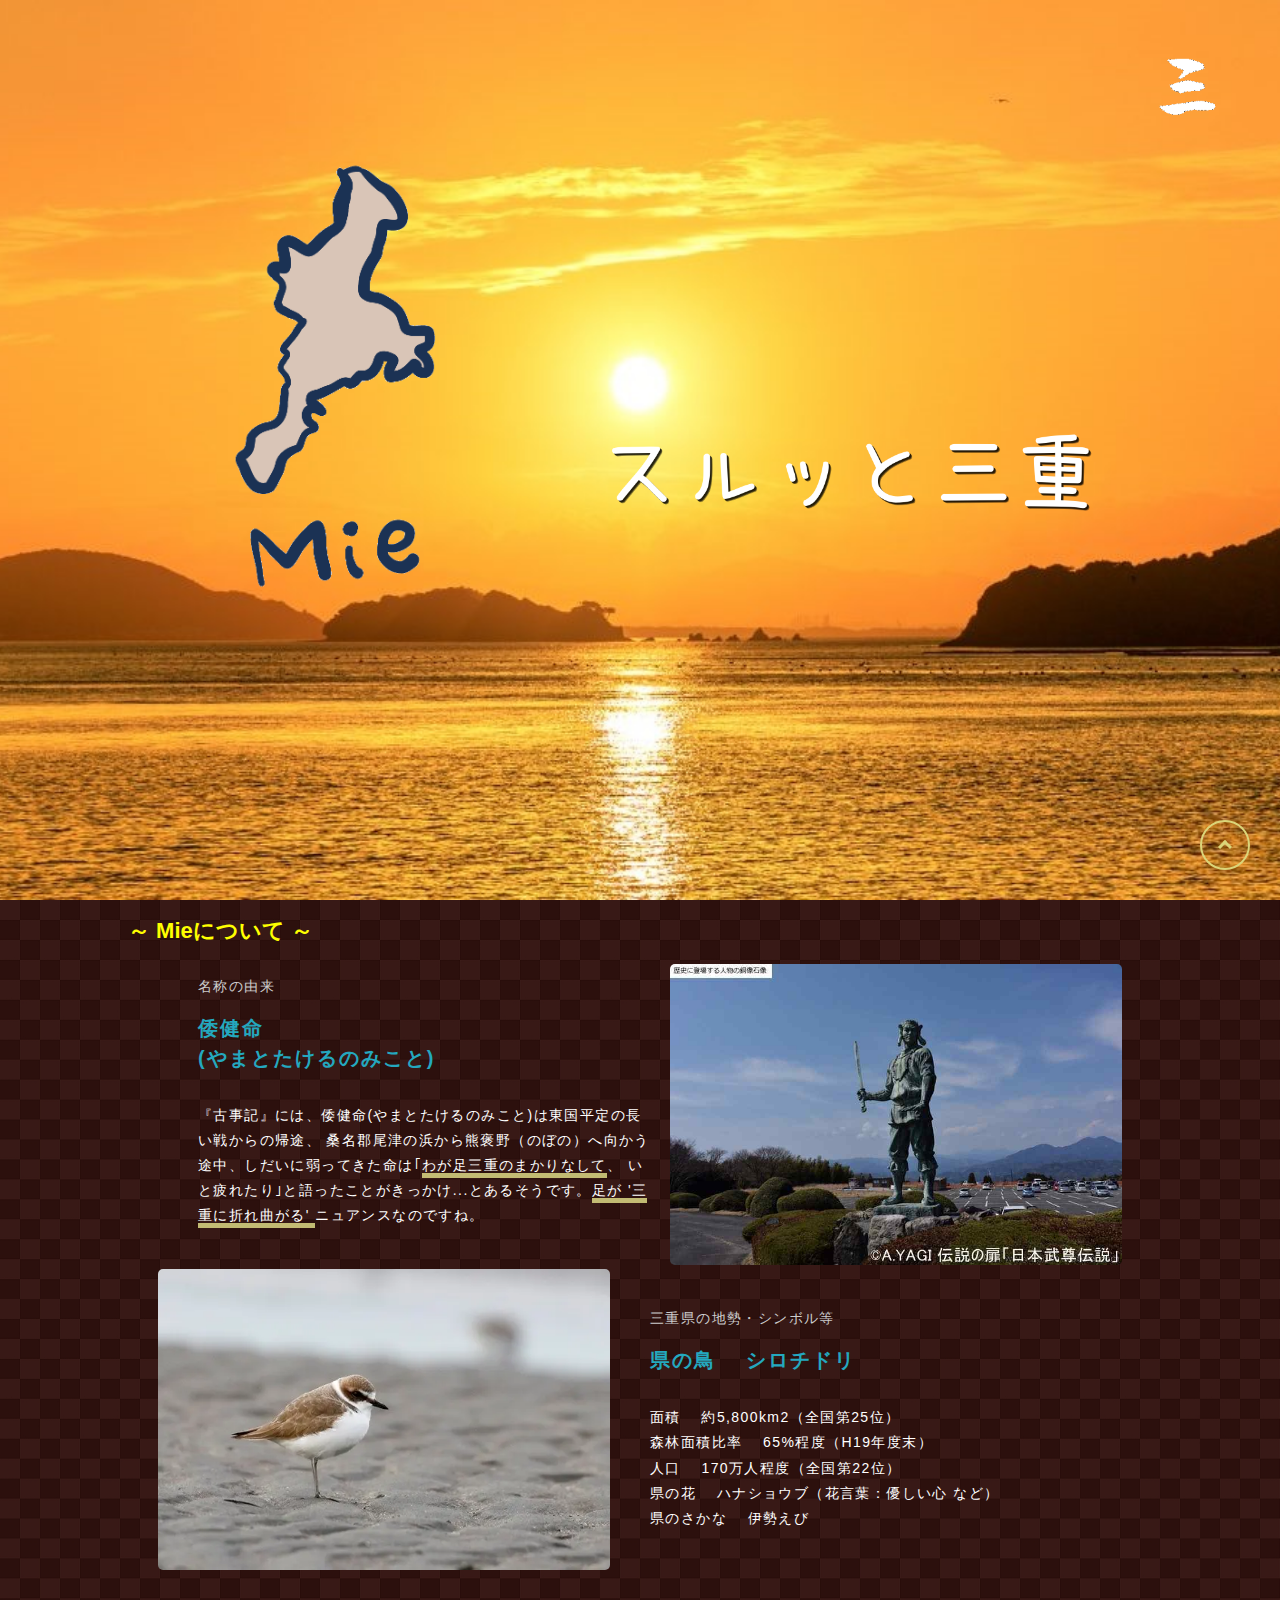
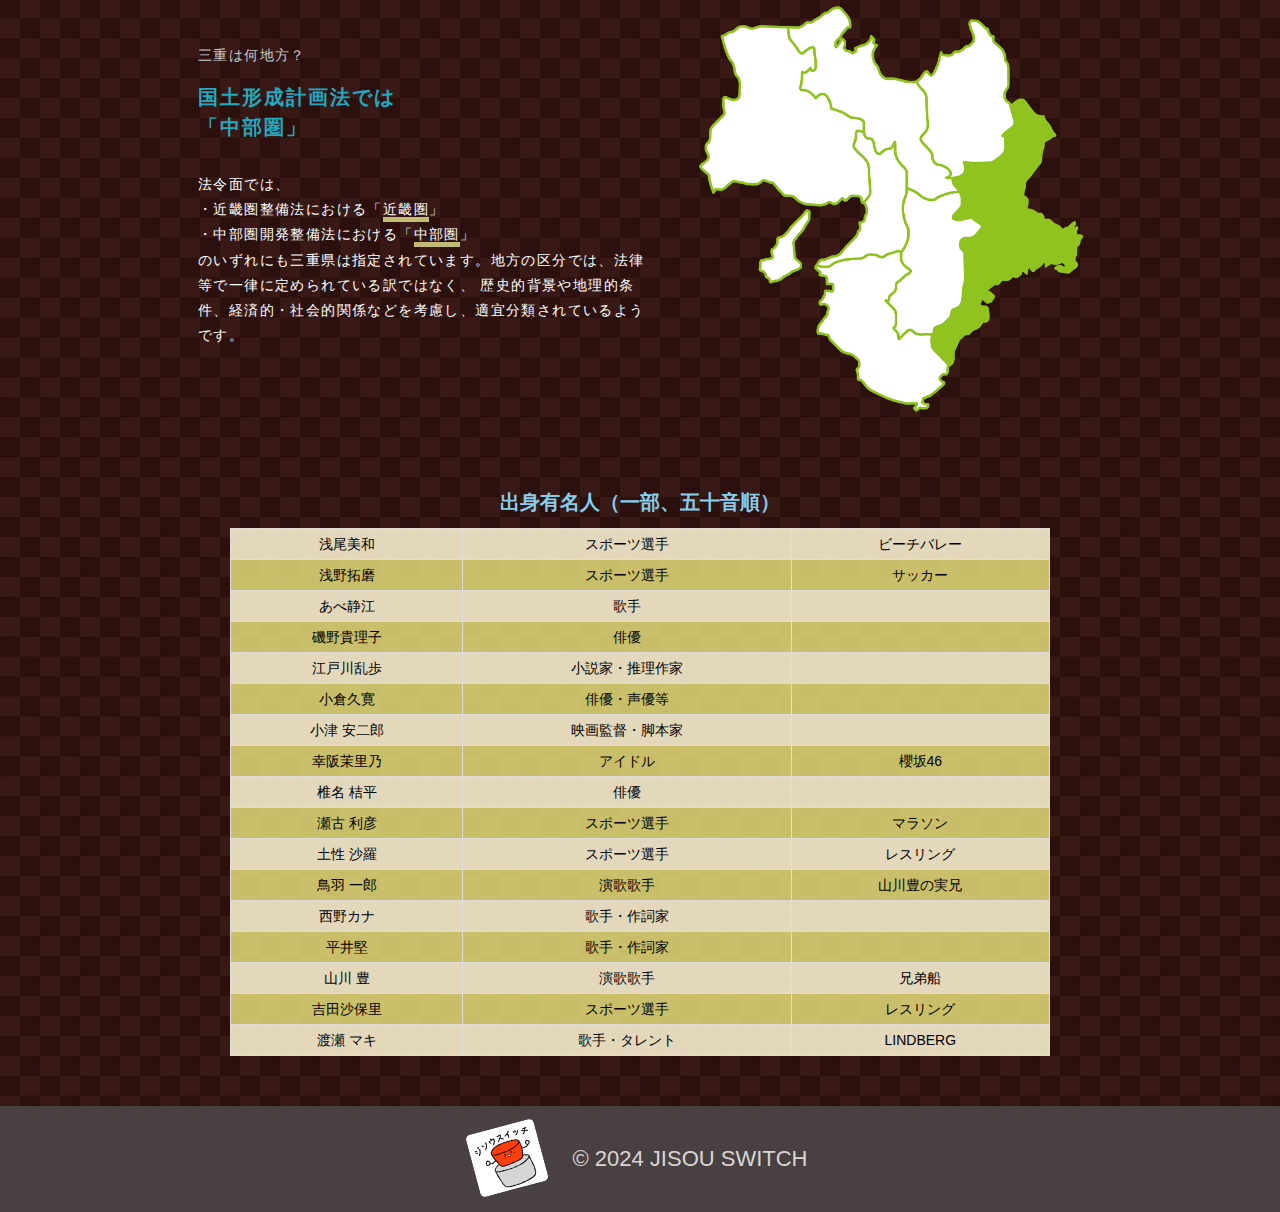
<file: index.html>
<!DOCTYPE html>
<html lang="ja">
<head>
  <meta charset="utf-8">
  <meta name="viewport" content="width=device-width,initial-scale=1">
  <title>好きなことの紹介ページ</title>
  <link rel="stylesheet" href="css/reset.css" />
  <link rel="stylesheet" href="css/style.css" />
  <link rel="icon" type="image/png" href="images/favicon_mie.png" />
  <script src="js/main.js"></script>
</head>

<body>
  <header class="home-header">
    <!--ハンバーガーメニュー-->
    <div class="menu-container">
      <button class="menu-btn" onmouseenter="showMenuOnHover()" onmouseleave="hideMenuOnHover()">
        <img src="images/menulogo.png" alt="Menu Icon">
      </button>
      <div class="menu-items" id="menuItems" style="display: none;">
        <ul class="menu-list">
          <li><a href="#aboutmie">三重県の概要</a></li>
          <li><a href="http://localhost/kadai_segi0313/greens.php">自然</a></li>
          <li><a href="http://localhost/kadai_segi0313/foods.php">食</a></li>
          <li><a href="http://localhost/kadai_segi0313/contact.php">お問い合わせフォーム</a></li>
          <li><a href="http://localhost/kadai_segi0313/manage.php">お問い合わせ管理ページ</a></li>
          <li><a href="http://localhost/kadai_segi0313/comment.php">来訪者の声</a></li>
        </ul>
      </div>
    </div>
  <!--ロゴ画像タイトル-->
    <div class="menu-title">
        <h1><img class="logo_img" src="images/logo_mie.png" alt="地図タイトル"></a></h1>
        <h1><img class="logo_title" src="images/logo_text.png" alt="スルッと三重"></a></h1>
    </div>
  </header>
<main>
  <!-- concept -->
  <section  id="aboutmie" class="concept">
    <h2>～ Mieについて ～</h2><br>
    <div class="container">    <!--desc（text）とimg-->  
      <div class="concept_desc">
        <div class="subtitle">名称の由来</div>
          <h3 class="title">倭健命<br>(やまとたけるのみこと)</h3>
        <div class="text">
          <p>『古事記』には、倭健命(やまとたけるのみこと)は東国平定の長い戦からの帰途、 桑名郡尾津の浜から熊褒野（のぼの）へ向かう途中、しだいに弱ってきた命は｢<span class="marker1">わが足三重のまかりなして</span>、 いと疲れたり｣と語ったことがきっかけ...とあるそうです。<span class="marker1">足が '三重に折れ曲がる' </span>ニュアンスなのですね。<br><br></p>
        </div>
      </div>
      <div class="concept_img">
        <img src="images/yamatotakeru.jpg" alt="ヤマトタケル">
      </div>
    </div>
    <div class="container">
      <div class="concept_img">
        <img src="images/shirochidori.webp" alt="シロチドリ">
      </div>
      <div class="concept_desc">
        <div class="subtitle">三重県の地勢・シンボル等</div>
          <h3 class="title">県の鳥　 シロチドリ</h3>
        <div class="text">
          <p>
            面積　	約5,800km2（全国第25位）<br>
            森林面積比率　	65%程度（H19年度末）<br>
            人口　	170万人程度（全国第22位）<br>
            県の花　	ハナショウブ（花言葉：優しい心 など）<br>
            県のさかな　	伊勢えび	</p>
        </div>
      </div>
    </div>
    <div class="container">      
      <div class="concept_desc">
        <div class="subtitle">三重は何地方？</div>
          <h3 class="title">国土形成計画法では<br>「中部圏」</h3>
        <div class="text">
          <p>法令面では、<br>・近畿圏整備法における「<span class="marker1">近畿圏</span>」<br>
            ・中部圏開発整備法における「<span class="marker1">中部圏</span>」 <br>
            のいずれにも三重県は指定されています。地方の区分では、法律等で一律に定められている訳ではなく、 
            歴史的背景や地理的条件、経済的・社会的関係などを考慮し、適宜分類されているようです。<br><br></p>
        </div>
      </div>
      <div class="concept_img">
        <img src="images/kinki_mie.png" alt="地方図">
      </div>
    </div><br><br>
  </section>
  <!-- celebrities -->
  <div class="celebrities">
    <h2>出身有名人（一部、五十音順）</h2><br>
    <table cellpadding="10">
      <tr><td>浅尾美和</td><td>スポーツ選手</td><td>ビーチバレー</td></tr>
      <tr><td>浅野拓磨</td><td>スポーツ選手</td><td>サッカー</td></tr>
      <tr><td>あべ静江</td><td>歌手</td><td></td></tr>
      <td>磯野貴理子</td><td>俳優</td><td></td></tr>
      <tr><td>江戸川乱歩</td><td>小説家・推理作家</td><td></td></tr>
      <tr><td>小倉久寛</td><td>俳優・声優等</td><td></td></tr>
      <tr><td>小津 安二郎</td><td>映画監督・脚本家</td><td></td></tr>
      <tr><td>幸阪茉里乃</td><td>アイドル</td><td>櫻坂46</td></tr>
      <tr><td>椎名 桔平</td><td>俳優</td><td></td></tr>
      <tr><td>瀬古 利彦</td><td>スポーツ選手</td><td>マラソン</td></tr>
      <tr><td>土性 沙羅</td><td>スポーツ選手</td><td>レスリング</td></tr>
      <tr><td>鳥羽 一郎</td><td>演歌歌手</td><td>山川豊の実兄</td></tr>
      <tr><td>西野カナ</td><td>歌手・作詞家</td><td></td></tr>
      <tr><td>平井堅</td><td>歌手・作詞家</td><td></td></tr>
      <tr><td>山川 豊</td><td>演歌歌手</td><td>兄弟船</td></tr>
      <tr><td>吉田沙保里</td><td>スポーツ選手</td><td>レスリング</td></tr>
      <tr><td>渡瀬 マキ</td><td>歌手・タレント</td><td>LINDBERG</td></tr>
    </table>
  </div>
  </main>
  <!--ページトップボタン（CSS版）-->
  <a class="pagetop" href="#"><div class="pagetop__arrow"></div></a>  
  <!-- footer -->
  <footer class="footer">
    <div class="logo"><a href="https://jisouswitch.jp/"><img src="images/jisouswitch.png" alt="JISOU_SWITCH"></a></div>
    <div class="copyright">&copy; 2024 JISOU SWITCH</div>
  </footer>
  <!-- /footer -->
</body>
</html>
</file>
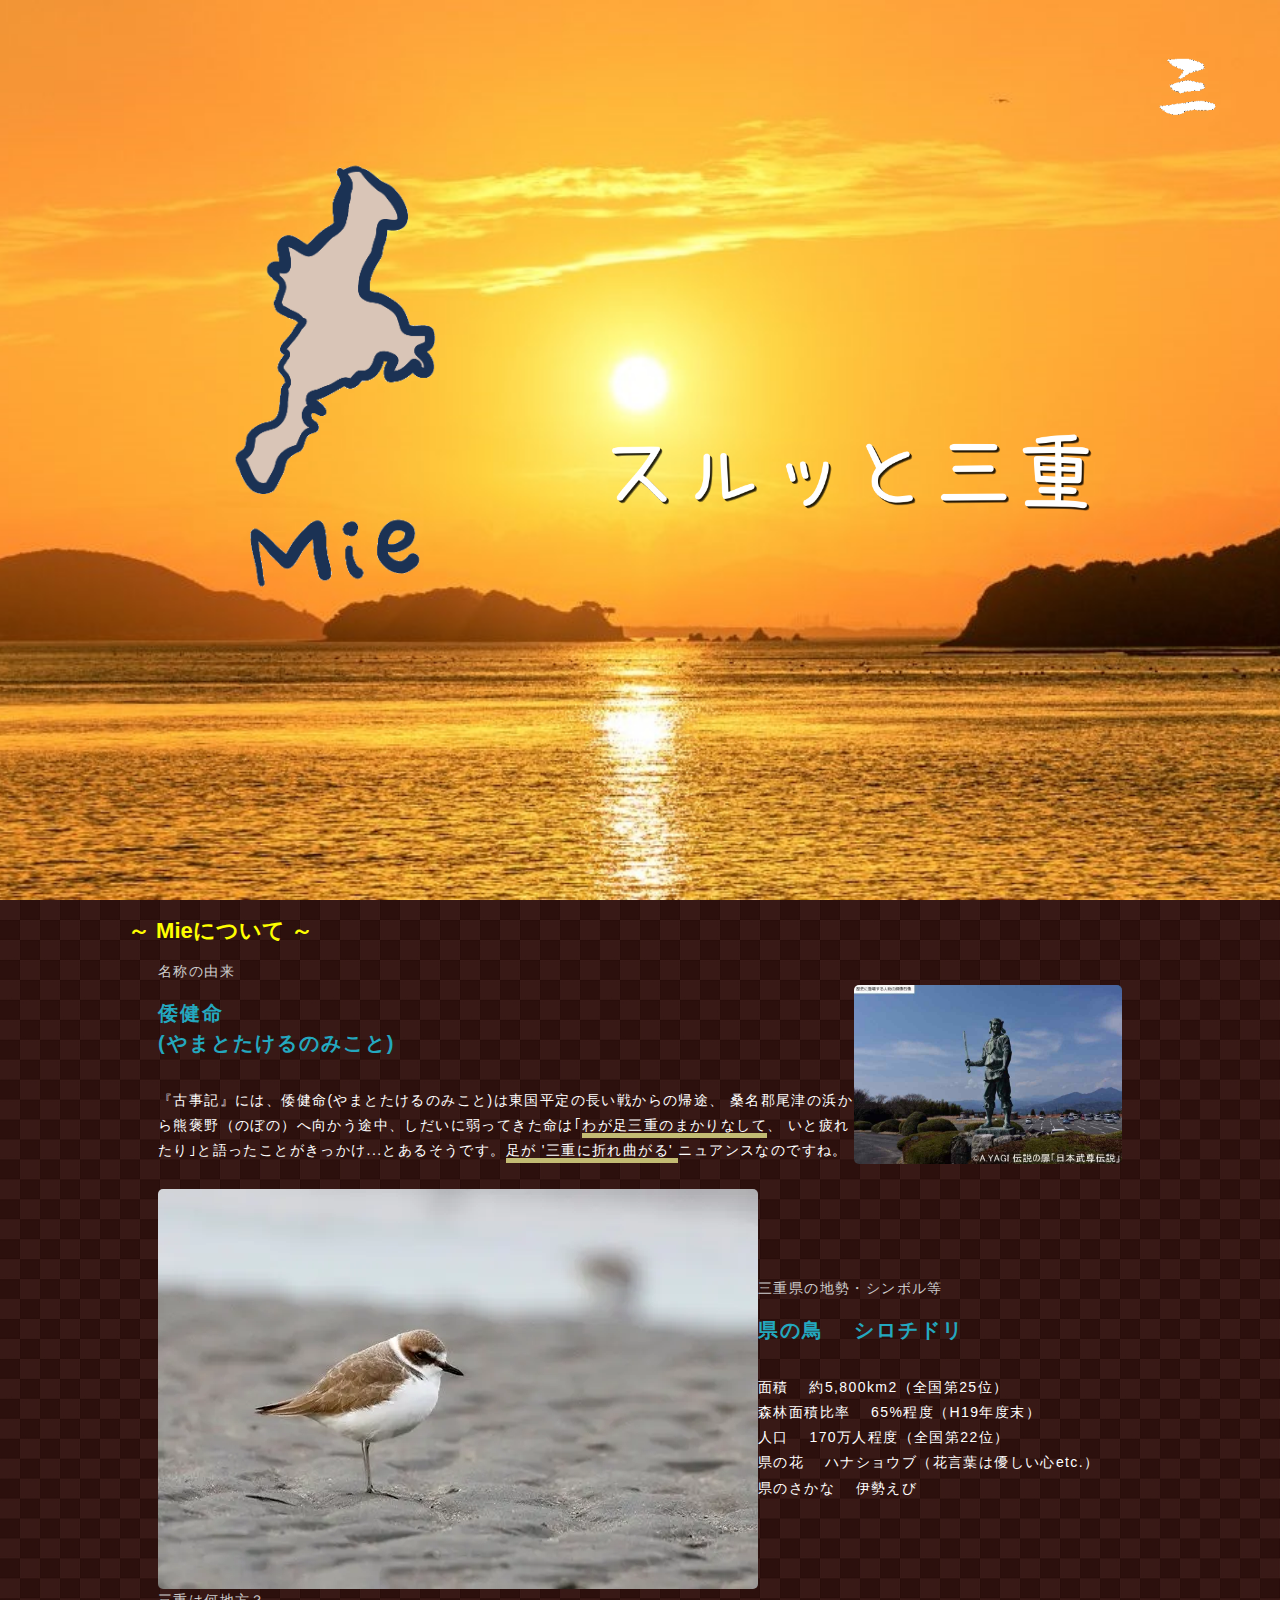
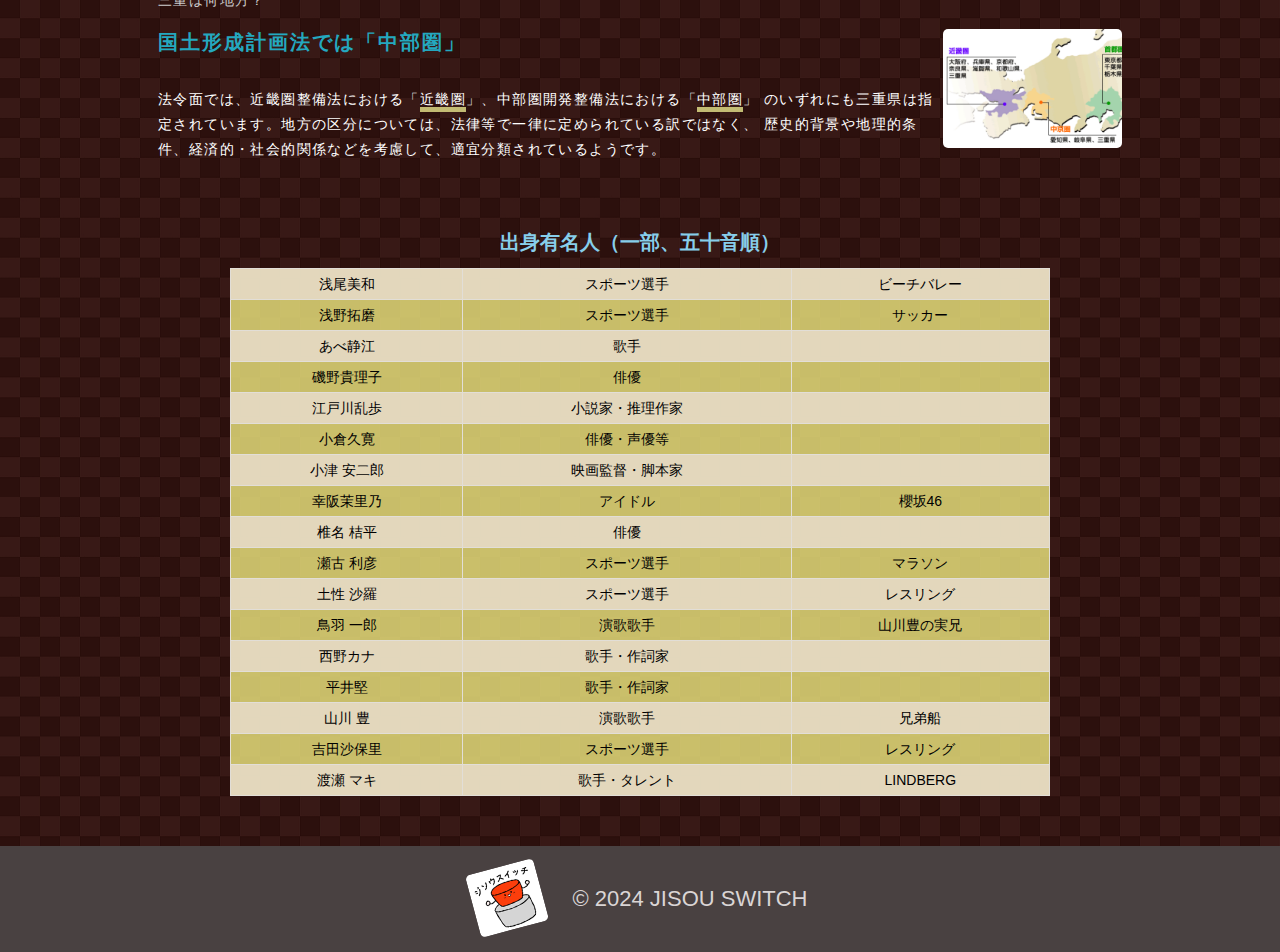
<file: foods.html>
<!DOCTYPE html>
<html lang="ja">
<head>
  <meta charset="utf-8">
  <meta name="viewport" content="width=device-width,initial-scale=1">
  <title>好きなことの紹介ページ＿食</title>
  <link rel="stylesheet" href="css/reset.css" />
  <link rel="stylesheet" href="css/style.css" />
  <link rel="icon" type="image/png" href="images/favicon_mie.png" />
  <script src="js/main.js"></script>
</head>

<body>
  <header class="home-header">
    <!--ハンバーガーメニュー-->
    <div class="menu-container">
      <button class="menu-btn" onmouseenter="showMenuOnHover()" onmouseleave="hideMenuOnHover()">
        <img src="images/menulogo.png" alt="Menu Icon">
      </button>
      <div class="menu-items" id="menuItems" style="display: none;">
        <ul class="menu-list">
          <li><a href="#aboutmie">三重県の概要</a></li>
          <li><a href="#">自然</a></li>
          <li><a href="#">食</a></li>
          <li><a href="http://localhost/project/contact.php">お問い合わせフォーム</a></li>
          <li><a href="http://localhost/project/manage.php">お問い合わせ管理ページ</a></li>
          <li><a href="http://localhost/project/comment.php">来訪者の声</a></li>
        </ul>
      </div>
    </div>
  <!--ロゴ画像タイトル-->
    <div class="menu-title">
        <h1><img class="logo_img" src="images/logo_mie.png" alt="地図タイトル"></a></h1>
        <h1><img class="logo_title" src="images/logo_text.png" alt="スルッと三重"></a></h1>
    </div>
  </header>
<main>
  <!-- concept -->
  <section  id="aboutmie" class="concept">
    <h2>～ Mieについて ～</h2><br>
    <div class="container">      
      <div class="desc">
        <div class="subtitle">名称の由来</div>
        <h3 class="title">倭健命<br>(やまとたけるのみこと)</h3>
        <div class="text">
          <p>『古事記』には、倭健命(やまとたけるのみこと)は東国平定の長い戦からの帰途、 桑名郡尾津の浜から熊褒野（のぼの）へ向かう途中、しだいに弱ってきた命は｢<span class="marker1">わが足三重のまかりなして</span>、 いと疲れたり｣と語ったことがきっかけ...とあるそうです。<span class="marker1">足が '三重に折れ曲がる' </span>ニュアンスなのですね。<br><br></p>
        </div>
      </div>
      <div class="img">
        <img src="images/yamatotakeru.jpg" alt="ヤマトタケル">
      </div>
    </div>
    <div class="container">
      <div class="img">
        <img src="images/shirochidori.webp" alt="シロチドリ">
      </div>
      <div class="desc">
        <div class="subtitle">三重県の地勢・シンボル等</div>
        <h3 class="title">県の鳥　 シロチドリ</h3>
        <div class="text">
          <p>
            面積　	約5,800km2（全国第25位）<br>
            森林面積比率　	65%程度（H19年度末）<br>
            人口　	170万人程度（全国第22位）<br>
            県の花　	ハナショウブ（花言葉は優しい心etc.）<br>
            県のさかな　	伊勢えび	</p>
        </div>
      </div>
    </div>
    <div class="container">      
      <div class="desc">
        <div class="subtitle">三重は何地方？</div>
        <h3 class="title">国土形成計画法では「中部圏」</h3>
        <div class="text">
          <p>法令面では、近畿圏整備法における「<span class="marker1">近畿圏</span>」、中部圏開発整備法における「<span class="marker1">中部圏</span>」 のいずれにも三重県は指定されています。地方の区分については、法律等で一律に定められている訳ではなく、 歴史的背景や地理的条件、経済的・社会的関係などを考慮して、適宜分類されているようです。<br><br></p>
        </div>
      </div>
      <div class="img">
        <img src="images/chiiki.png" alt="地方図">
      </div>
    </div><br><br>
  </section>
  <!-- celebrities -->
  <div class="celebrities">
    <h2>出身有名人（一部、五十音順）</h2><br>
    <table border-width="1"cellpadding="10">
      <tr><td>浅尾美和</td><td>スポーツ選手</td><td>ビーチバレー</td></tr>
      <tr><td>浅野拓磨</td><td>スポーツ選手</td><td>サッカー</td></tr>
      <tr><td>あべ静江</td><td>歌手</td><td></td></tr>
      <td>磯野貴理子</td><td>俳優</td><td></td></tr>
      <tr><td>江戸川乱歩</td><td>小説家・推理作家</td><td></td></tr>
      <tr><td>小倉久寛</td><td>俳優・声優等</td><td></td></tr>
      <tr><td>小津 安二郎</td><td>映画監督・脚本家</td><td></td></tr>
      <tr><td>幸阪茉里乃</td><td>アイドル</td><td>櫻坂46</td></tr>
      <tr><td>椎名 桔平</td><td>俳優</td><td></td></tr>
      <tr><td>瀬古 利彦</td><td>スポーツ選手</td><td>マラソン</td></tr>
      <tr><td>土性 沙羅</td><td>スポーツ選手</td><td>レスリング</td></tr>
      <tr><td>鳥羽 一郎</td><td>演歌歌手</td><td>山川豊の実兄</td></tr>
      <tr><td>西野カナ</td><td>歌手・作詞家</td><td></td></tr>
      <tr><td>平井堅</td><td>歌手・作詞家</td><td></td></tr>
      <tr><td>山川 豊</td><td>演歌歌手</td><td>兄弟船</td></tr>
      <tr><td>吉田沙保里</td><td>スポーツ選手</td><td>レスリング</td></tr>
      <tr><td>渡瀬 マキ</td><td>歌手・タレント</td><td>LINDBERG</td></tr>
    </table>
  </div>
  </main>

  <!-- footer -->
  <footer class="footer">
    <div class="logo"><a href="https://jisouswitch.jp/"><img src="images/jisouswitch.png" alt="JISOU_SWITCH"></a></div>
    <div class="copyright">&copy; 2024 JISOU SWITCH</div>
  </footer>
  <!-- /footer -->
</body>
</html>
</file>
<file: css/style.css>
@charset "UTF-8";

html {
  font-size: 100%;
  scroll-behavior: smooth;  /*トップページに戻るボタン（CSS版）*/
}
img {
  max-width: 100%;
  height: auto;
  border-radius: 5px;
}
body {
  font-family: Arial, "Hiragino Kaku Gothic ProN", "Hiragino Sans", Meiryo, sans-serif;
  font-size: 16px;
  max-width: 1600px;
  height: auto;
  margin: 0 auto;
  overflow-x: hidden; /* 横スクロール禁止 */
}
a {
  color: black;
  font-weight: 800;
  text-decoration: none;
  transition: 0.3s;
}
a:hover {
  opacity: 0.5;
  font-size: 22px;
  /*color: rgb(15, 15, 224);*/
}
/*--------------------------------
 レイアウト
---------------------------------*/
.container {
  max-width: 1200px;
  display: flex;
  margin: 0 auto;
  padding: 0 30px;
}

/*--------------------------------
ヘッダー
---------------------------------*/
.home-header {
  width: 100%;
  height: 100vh;
  align-items: center;
  background-image: url(../images/header_title_img.jpg);
  background-size: cover;
  background-position: center top;
  background-repeat: no-repeat;
  /*border: 3px solid rgb(218, 26, 19);*/
}
.menu-container {
  margin-right: 50px;
  position: relative;
  display: flex;
  height: 250px;
  /*border: 2px solid rgb(27, 29, 9);*/
}
.menu-btn {
  margin-top: 50px;
  top: 0;
  right: 0;
  position: absolute;
  background-color: transparent;
  border: none;
  cursor: pointer;
  /*border: 2px solid rgb(233, 148, 21);*/
}
.menu-btn img {
  display: inline-block;
  width: 70px;
  height: auto;
  transition: transform 0.4s ease; /* 変化を滑らかにするトランジション効果 */
  /*border: 2px solid rgb(212, 233, 21);*/
}
.menu-btn img:hover {
  transform: scale(1.1); /* マウスホバー時画像を1.1倍に拡大 */
}
.menu-items {
  width: 150px;
  top: 0; /* メニューボタンの下に～px離れて表示 */
  right: 80px; /* メニューボタンの右端からの距離 */
  font-size: 14px;  /* メニューアイテムのフォントサイズ */
  display: none;
  position: absolute;
  padding: 5px;
  background-color: #fff;
  border: 1px solid #ccc;
  border-radius: 5px;
  box-shadow: 0px 0px 10px rgba(0, 0, 0, 0.1);
}
.menu-items ul {
  list-style-type: none;
  padding: 10px;
  margin: 0;
}
.menu-items ul li {
  padding: 10px 0;
}
.menu-items li:last-child {
  border-bottom: none;
}
.menu-items ul li a {
  text-decoration: none;
  color: #504848;
}
.menu-list li:hover {
  color: #FF0000; /* ホバー時のフォントカラー */
  background-color: #e7c870; /* ホバー時の背景色 */
  cursor: pointer; /* ホバー時のカーソルスタイル */
}
.menu-list li a:hover {
  color: #FF0000; /* ホバー時のフォントカラー */
  font-size: 14px; /* ホバー時のフォントサイズを適宜調整 */
}
.menu-items ul li a:hover {
  color: #FF0000; /* ホバー時のフォントカラー */
}
.menu-title {
  width: 80%;
  top: 0;
  margin: 0 auto;
  position: relative;
  display: flex;
  flex-direction: row;
  justify-content: space-around;
  align-items: center;
  /*border: 2px solid rgb(25, 21, 233);*/
}
.logo_img {
  flex: 1;
  display: inline-block;
  max-width: 300px;
  height: auto;
  transform: translateY(-100px);
  /*border: 2px solid rgb(233, 21, 222);*/
}
.logo_title {
  flex: 1;
  display: inline-block;
  max-width: 500px;
  height: auto;
  /*border: 2px solid rgb(21, 233, 145);*/
}
/*--------------------------------
メイン
---------------------------------*/
main {
  max-width: 1600px;
  margin: 0 auto;
  background-image: url(../images/haikei_ichimatsu.png);
  background-repeat: repeat;
  padding-bottom: 20px;
  /*border: 2px solid rgb(11, 53, 240);*/
}
.marker1 {
  border-bottom:solid;
  border-color:#e9e88ec9;
  border-width:5px;
}

/*--------------------------------
 コンセプト
---------------------------------*/
.concept h2 {
  color: yellow;
  font-size: 22px;
  font-weight: 600;
}
.concept {
  margin: 0 auto;
  padding-top: 20px;
  width: 80%;
  font-size: 22px;
}
.concept > .container {
  display: flex;
  align-items: center;
}
.concept_img {
  flex: 1;
  width: 50%;
}
.concept_desc {
  flex: 1;
  width: 50%;
  padding-right: 20px;
  padding-left: 40px;
}
.concept .subtitle {
  color: #ccc;
  font-size: 14px;
  letter-spacing: 0.1em;
  margin-bottom: 20px;
}
.concept .title {
  font-size: 20px;
  font-weight: bold;
  line-height: 1.5;
  letter-spacing: 0.1em;
  color: #24a8bf;
  margin-bottom: 30px;
}
.concept .text p {
  font-size: 14px;
  line-height: 1.8;
  letter-spacing: 0.1em;
  color: #fff;
}

/*--------------------------------
 有名人
---------------------------------*/
.celebrities {
  text-align: center;
  margin: 0 auto;
  width: 80%;
  font-size: 16px;
  margin-bottom: 30px;
}
.celebrities h2 {
  font-size: 20px;
  color: skyblue;
}
/* テーブル全体の装飾 */
.celebrities table {
  width: 80%;
  margin: 0 auto;
  border-collapse: collapse; /* セル間の隙間をなくす */
}
/* テーブルのヘッダ行の装飾 */
.celebrities th {
  background-color: #f2f2f2; /* 背景色をグレーに設定 */
  font-weight: bold; /* フォントを太字に設定 */
  padding: 10px; /* セル内の余白を設定 */
  text-align: left; /* 文字を左寄せに設定 */
}
/* テーブルのデータ行の装飾 */
.celebrities td {
  font-size: 14px;
  border: 1px solid #e2ded7; /* セルの境界線を灰色に設定 */
  padding: 8px; /* セル内の余白を設定 */
}
/* 奇数行の背景色を設定 */
.celebrities tr:nth-child(odd) {
  background-color: #e7dbc0fa; /* 背景色を薄いグレーに設定 */
}
/* 偶数行の背景色を設定 */
.celebrities tr:nth-child(even) {
  background-color: #e9e27cd3; /* 背景色を薄いグレーに設定 */
}

.btn {
  display: block;
  position: relative;
  width: 220px;
  font-size: 15px;
  font-weight: bold;
  line-height: 1;
  color: #24a8bf;
  text-align: center;
  margin: 0 auto;
  padding: 18px 0;
  transition: opacity 0.3s;
  /*border: 1px solid #24a8bf;*/
  border-radius: 3px;
}

.btn::after {
  display: block;
  content: "";
  position: absolute;
  top: 50%;
  right: 1em;
  width: 5px;
  height: 9px;
  transform: translateY(-50%);
  background-image: url("./images/icon_arrow-right.png");
  background-repeat: no-repeat;
  background-size: 5px 9px;
}

/*--------------------------------
index.php　フッター
---------------------------------*/
.footer {
  max-width: 1600px;
  padding: 20px 0 20px;
  background-color: #494141;
  display: flex;
  justify-content: center;
  align-items: center;
  /*border: 2px solid rgb(240, 19, 11);*/
}
.footer .logo {
  display: inline-block;
  margin-right: 30px;
  /*border: 2px solid rgb(11, 240, 87);*/
}
.logo img {
  width: 70px;
  height: auto;
  transform: rotate( -15deg );
}
.footer .copyright {
  display: inline-block;
  font-size: 22px;
  /*letter-spacing: 0.05em;*/
  color: #dad5d5;
  text-align: left;
  /*border: 2px solid rgb(11, 137, 240);*/
}
/*//////////////////////////////////////////////////////////////////////////////////////*/
/*ページトップボタン（CSS版）*/
.pagetop {
  height: 50px;
  width: 50px;
  position: fixed;
  right: 30px;
  bottom: 30px;
  background: transparent;
  border: solid 2px #dbd579;
  border-radius: 50%;
  display: flex;
  justify-content: center;
  align-items: center;
  z-index: 2;
}
.pagetop__arrow {
  height: 10px;
  width: 10px;
  border-top: 3px solid #dbd579;
  border-right: 3px solid #dbd579;
  transform: translateY(20%) rotate(-45deg);
}
/*///////////////////////////////////////////////////////////////////////////////////////*/
/*///////////////////////////////////////////////////////////////////////////////////////*/
/*メディアクエリ*/
/*///////////////////////////////////////////////////////////////////////////////////////*/
@media screen and (min-width:950px) and (max-width:1200px) {
.logo_img {
    max-width: 300px;
    transform: translateY(-100px);
  }
}
@media screen and (min-width:600px) and (max-width:834px) {
.menu-title {
    top: 15%;
    justify-content: center;
}
.logo_img {
    max-width: 250px;
    transform: translateY(-80px);
}
.logo_title {
    max-width: 300px;
    transform: translateY(-100px);
}
.concept {
    width: 100%;
}
.container {
    margin-top: 10px;
    justify-content: space-between;
    padding: 0 10px;
}
.concept_desc {
    padding-right: 10px;
    padding-left: 10px;
}
.concept .text p {
    font-size: 12px;
}
}

@media screen and (min-width:360px) and (max-width:599px) {
  .home-header {
  text-align: center;
  max-width: 100%;
  height: 100vh;
  /*border: 3px solid rgb(218, 26, 19);*/
}
.menu-title {
  margin: 0 auto;
  text-align: center;
  display: inline-block;
  align-items: center;
  /*border: 2px solid rgb(25, 21, 233);*/
}
.logo_img {
  display: inline-block;
  max-width: 200px;
  height: auto;
  transform: translateY(20px);
  margin-bottom: 30px;
  /*border: 2px solid rgb(233, 21, 222);*/
}
.logo_title {
  margin: 0 auto;
  max-width: 300px;
}
.container {
  display: flex;
  flex-direction: column; /* カラム方向に要素を配置 */
  width: 100%;
  margin: 0 auto;
  padding: 0 5px;
  /*border: 2px solid blue;*/
}
.concept {
  margin: 0 auto;
  padding-top: 20px;
  width: 100%;
  font-size: 22px;
}
.concept_desc {
  width: 100%;
  padding: 0 10%;
  flex: 1;
  order: -1;
}
.concept_img {
  order: 1;
  width: 100%; /* 幅を100%に設定して、親要素の幅いっぱいに広げる */
}
.celebrities {
  width: 100%;
}
.celebrities td {
  font-size: 10px;
  border: 1px solid #e2ded7; /* セルの境界線を灰色に設定 */
  padding: 4px; /* セル内の余白を設定 */
}
td {
  width: 120px; /* 任意の幅を指定 */
}
.footer .logo img {
  width: 50px;
  height: auto;
}
.footer .copyright {
  font-size: 16px;
}
}

/*/////////////////////////////////////////////////////////////////////////
loginmanage.php　ログイン画面　：　問い合わせ管理ページ
/////////////////////////////////////////////////////////////////////////*/
.admin-login-header {
  text-align: center; /* テキストを中央揃え */
  margin-top: 30px; /* 上部の余白を設定 */
        }
.loginInputArea {

}
.wrap2 {
  width: 40%;
  margin: 0 auto;
  margin-top: 50px;
  margin-bottom: 150px;
  padding: 50px;
  background-color: rgb(57, 112, 212);
  border-radius: 10px;
  border: 2px solid rgb(79, 132, 231);
}
#adminloginForm {
  margin: 0 auto;
  text-align: center;
  width: 300px;
  /*border: 2px solid rgb(4, 9, 19);*/
}
.admininput-field {
  font-size: 14px;
}
#adminloginbtn {
  margin: 0 auto;
}
#adminloginbtn {
  margin: 0 auto;
  border-radius: 5px;
  border: 2px solid rgb(66, 65, 65);
  background-color: #ccc; /* デフォルト：ボタン灰色設定 */
}
.input-valid {
  background-color: #a4f1a4; /* 緑色 */
}
.input-invalid {
  border: 4px solid red; /* 不正な入力の場合のボーダーを赤色に設定 */
}
/*--------------------------------
loginmanage.php　フッター
---------------------------------*/
.footer2 {
  max-width: 1600px;
  background-color: #494141;
  display: flex;
  justify-content: center;
  margin: 0 auto;
  align-items: center;
  /*border: 2px solid rgb(240, 19, 11);*/
}
.footer2 .logo2 img {
  width: 50px;
  display: inline-block;
  margin: 0 10px;
  height: auto;
  transform: rotate( -15deg );
}
.footer2 .copyright2 {
  display: inline-block;
  font-size: 16px;
  /*letter-spacing: 0.05em;*/
  color: #dad5d5;
  text-align: left;
  /*border: 2px solid rgb(11, 137, 240);*/
}



/*/////////////////////////////////////////////////////////////////////////
registmanage.php　登録画面　　　　　　　　　　　　：　問い合わせ管理ページ
/////////////////////////////////////////////////////////////////////////*/
h2 {
  font-size: 22px;
}
.admin-regist-header {
  text-align: center; /* テキストを中央揃え */
  margin-top: 30px; /* 上部の余白を設定 */
}
.wrap3 {
  font-size: 14px;
  width: 60%;
  min-height: 350px;
  text-align: center;
  margin: 0 auto;
  margin-top: 50px;
  margin-bottom: 50px;
  padding: 50px;
  background-color: rgb(243, 243, 74);
  /*border-radius: 10px;*/
  border: 10px solid black;
}
.registmenu {
  margin: 0 auto;
  padding-right: 10%;
  text-align: right;
  width: 100%;
  /*border: 2px solid rgb(214, 51, 29);*/
}
.adminregist-field {
  width: 200px;
  font-size: 14px;
}
.registbtn {
  bottom: 50px;
  margin: 0 auto;
  text-align: center;
  width: 150px;
  /*pointer-events: none; /* 初期状態ではボタンがクリックされない設定 */
  /*border: 2px solid rgb(27, 74, 202);*/
}
.registbtn button {
  margin-top: 50px;
  width: 120px;
  height: 40px;
  color: #ffffff;
  background-color: #ccc;
  border: 2px solid #ccc;
  border-radius: 5px;
  font-size: 16px;
}
.registbtn button.active-button {
  background-color: rgb(71, 71, 231);
  color: white;
}
.input-valid {
  background-color: #a4f1a4; /* 緑色 */
}
.input-invalid {
  border: 4px solid red; /* 不正な入力の場合のボーダーを赤色に設定 */
}
#passmatch-alert {
  display: none;
  color: red;
  font-size: 12px;
}
.registtologinlink {
  margin: 0 auto;
  text-align: center;
  margin-bottom: 50px;
  /*border: 2px solid rgb(240, 19, 11);*/
}
/*--------------------------------
registmanage.php　フッター
---------------------------------*/
.footer2 {
  max-width: 1600px;
  background-color: #494141;
  display: flex;
  justify-content: center;
  margin: 0 auto;
  align-items: center;
  /*border: 2px solid rgb(240, 19, 11);*/
}
.footer2 .logo2 img {
  width: 50px;
  display: inline-block;
  margin: 0 10px;
  height: auto;
  transform: rotate( -15deg );
}
.footer2 .copyright2 {
  display: inline-block;
  font-size: 16px;
  /*letter-spacing: 0.05em;*/
  color: #dad5d5;
  text-align: left;
  /*border: 2px solid rgb(11, 137, 240);*/
}
</file>
